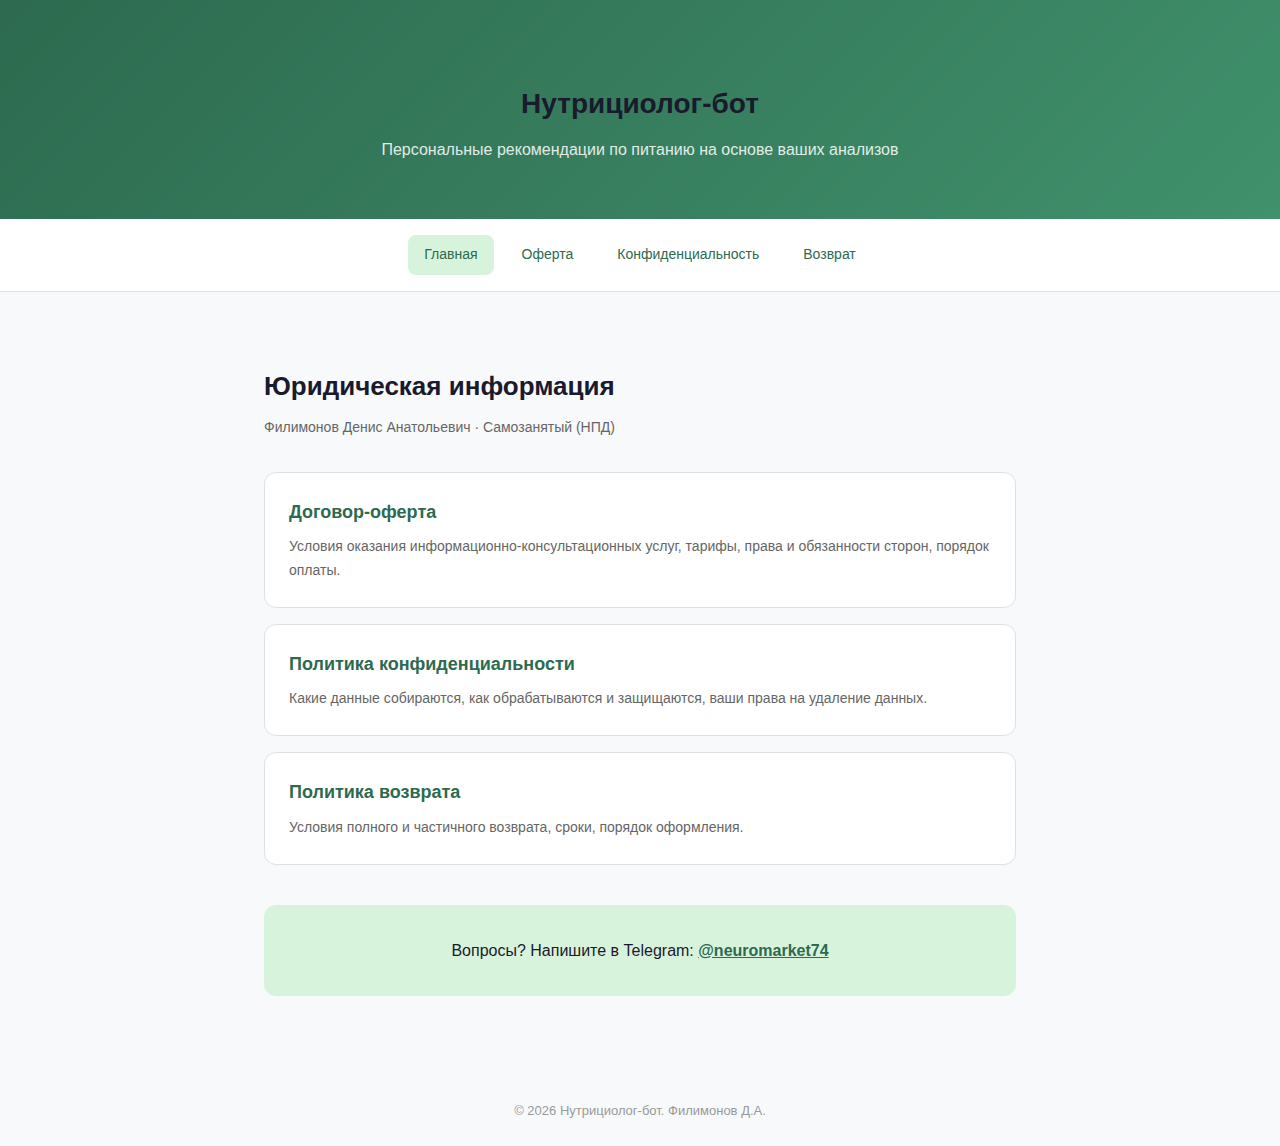
<file: index.html>
<!DOCTYPE html>
<html lang="ru">
<head>
  <meta charset="UTF-8">
  <meta name="viewport" content="width=device-width, initial-scale=1.0">
  <title>Нутрициолог-бот — Юридическая информация</title>
  <link rel="stylesheet" href="style.css">
</head>
<body>

<div class="header">
  <h1>Нутрициолог-бот</h1>
  <p>Персональные рекомендации по питанию на основе ваших анализов</p>
</div>

<nav class="nav">
  <a href="index.html" class="active">Главная</a>
  <a href="oferta.html">Оферта</a>
  <a href="privacy.html">Конфиденциальность</a>
  <a href="refund.html">Возврат</a>
</nav>

<div class="container">
  <h1>Юридическая информация</h1>
  <p class="meta">Филимонов Денис Анатольевич · Самозанятый (НПД)</p>

  <div class="cards">
    <a href="oferta.html" class="card">
      <h3>Договор-оферта</h3>
      <p>Условия оказания информационно-консультационных услуг, тарифы, права и обязанности сторон, порядок оплаты.</p>
    </a>
    <a href="privacy.html" class="card">
      <h3>Политика конфиденциальности</h3>
      <p>Какие данные собираются, как обрабатываются и защищаются, ваши права на удаление данных.</p>
    </a>
    <a href="refund.html" class="card">
      <h3>Политика возврата</h3>
      <p>Условия полного и частичного возврата, сроки, порядок оформления.</p>
    </a>
  </div>

  <div class="contact">
    <p>Вопросы? Напишите в Telegram: <a href="https://t.me/neuromarket74">@neuromarket74</a></p>
  </div>
</div>

<footer>&copy; 2026 Нутрициолог-бот. Филимонов Д.А.</footer>

</body>
</html>
</file>
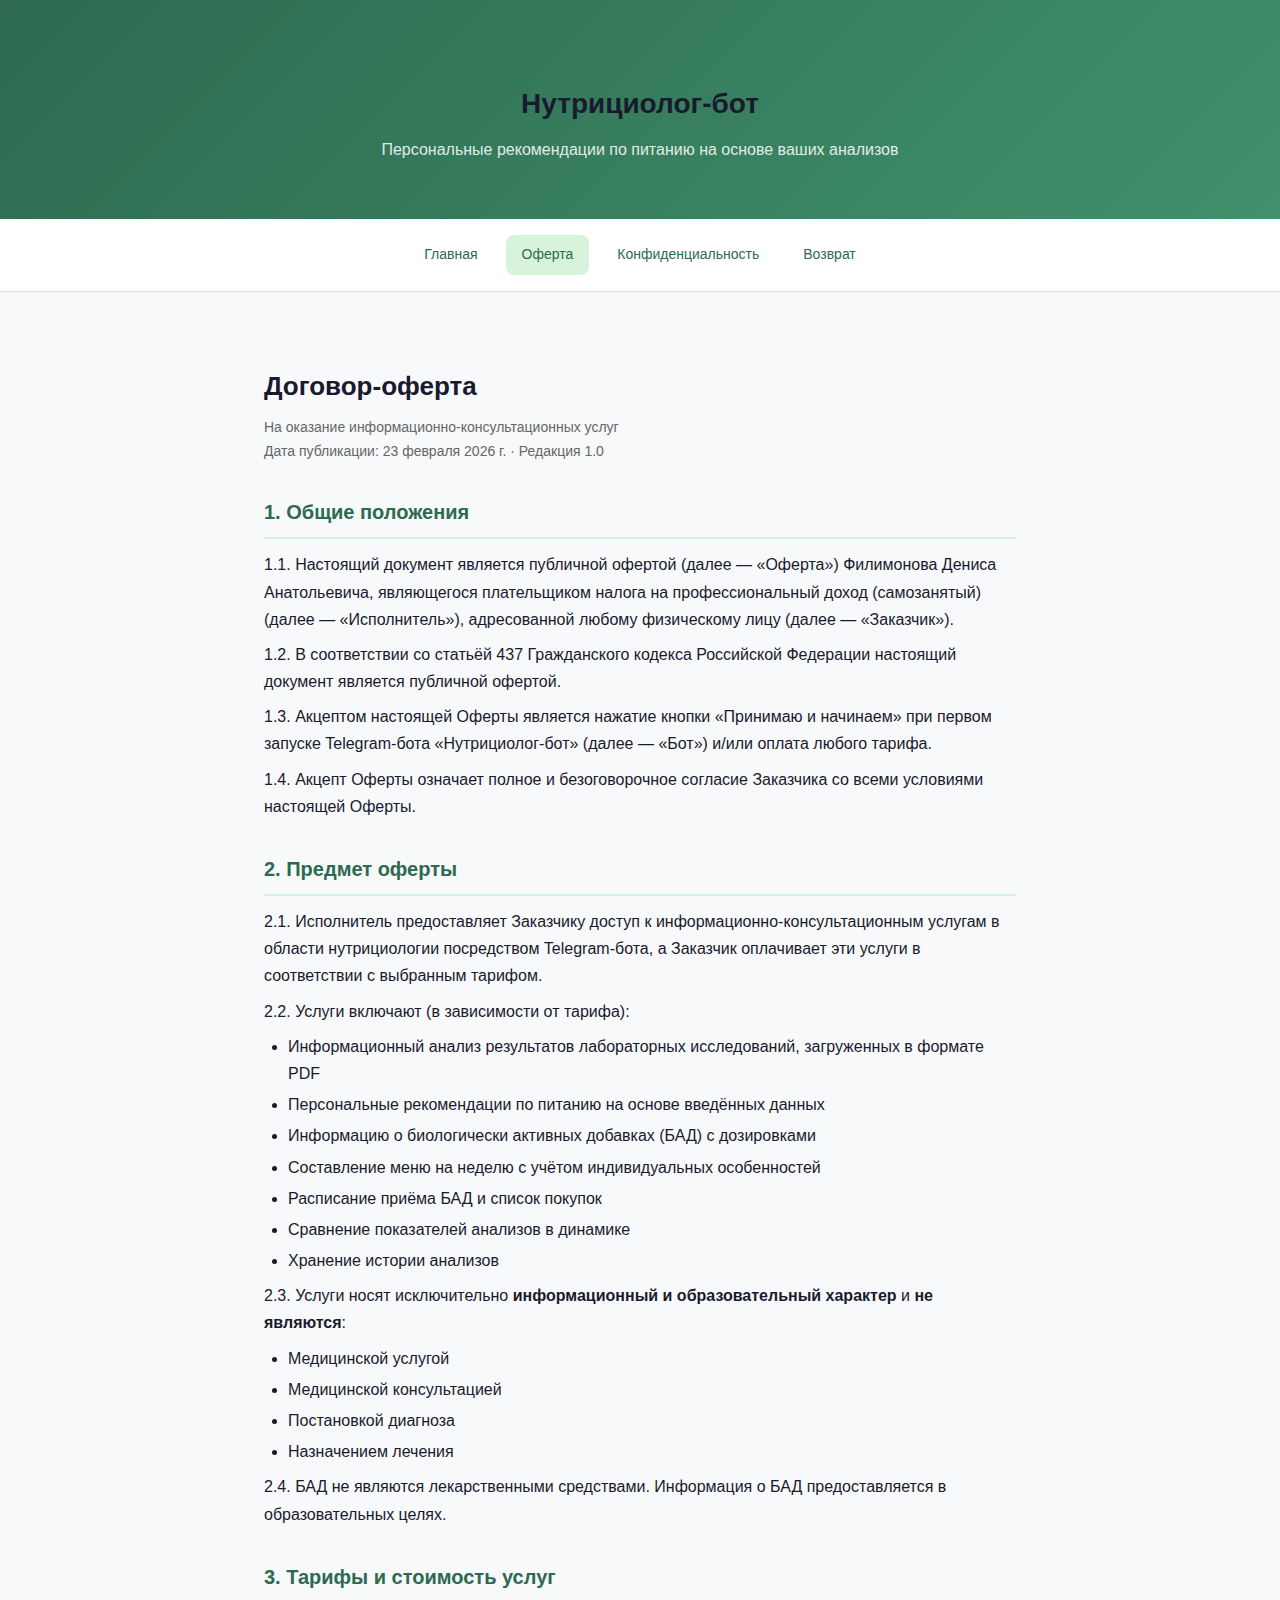
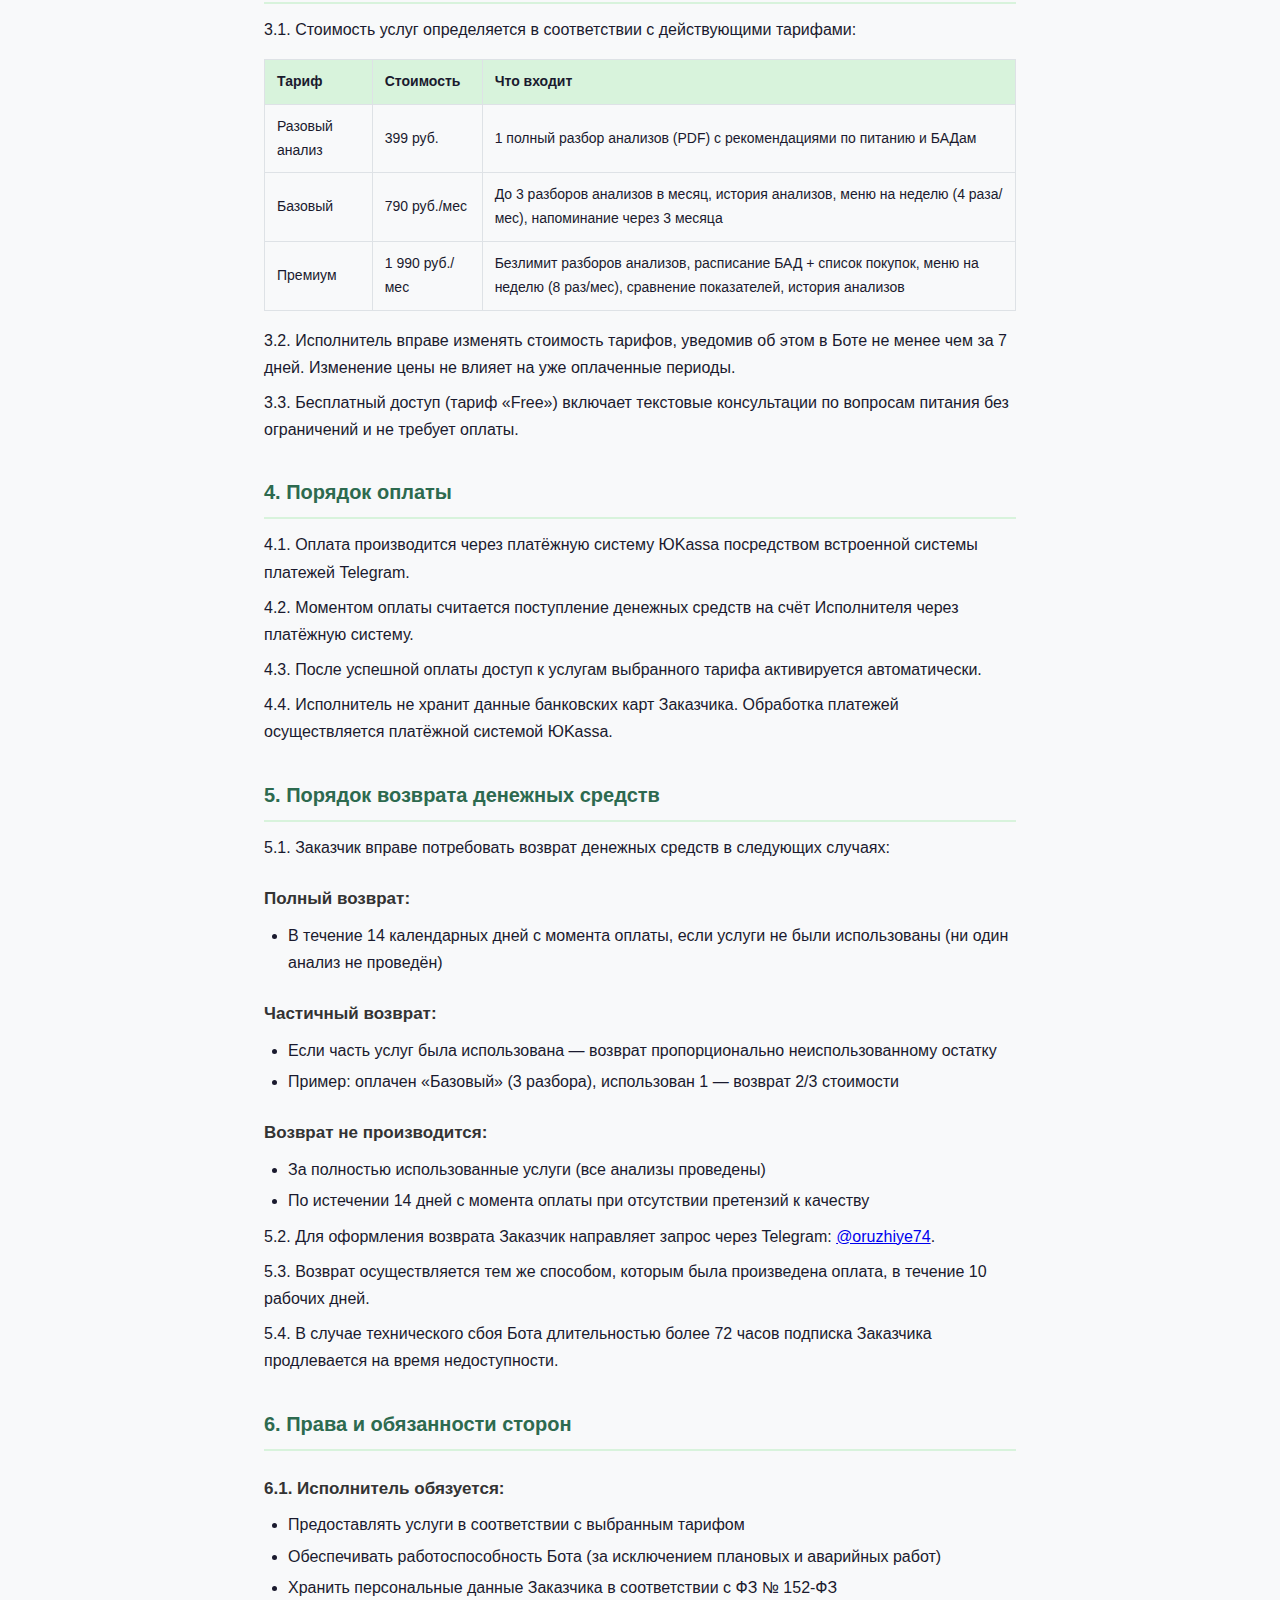
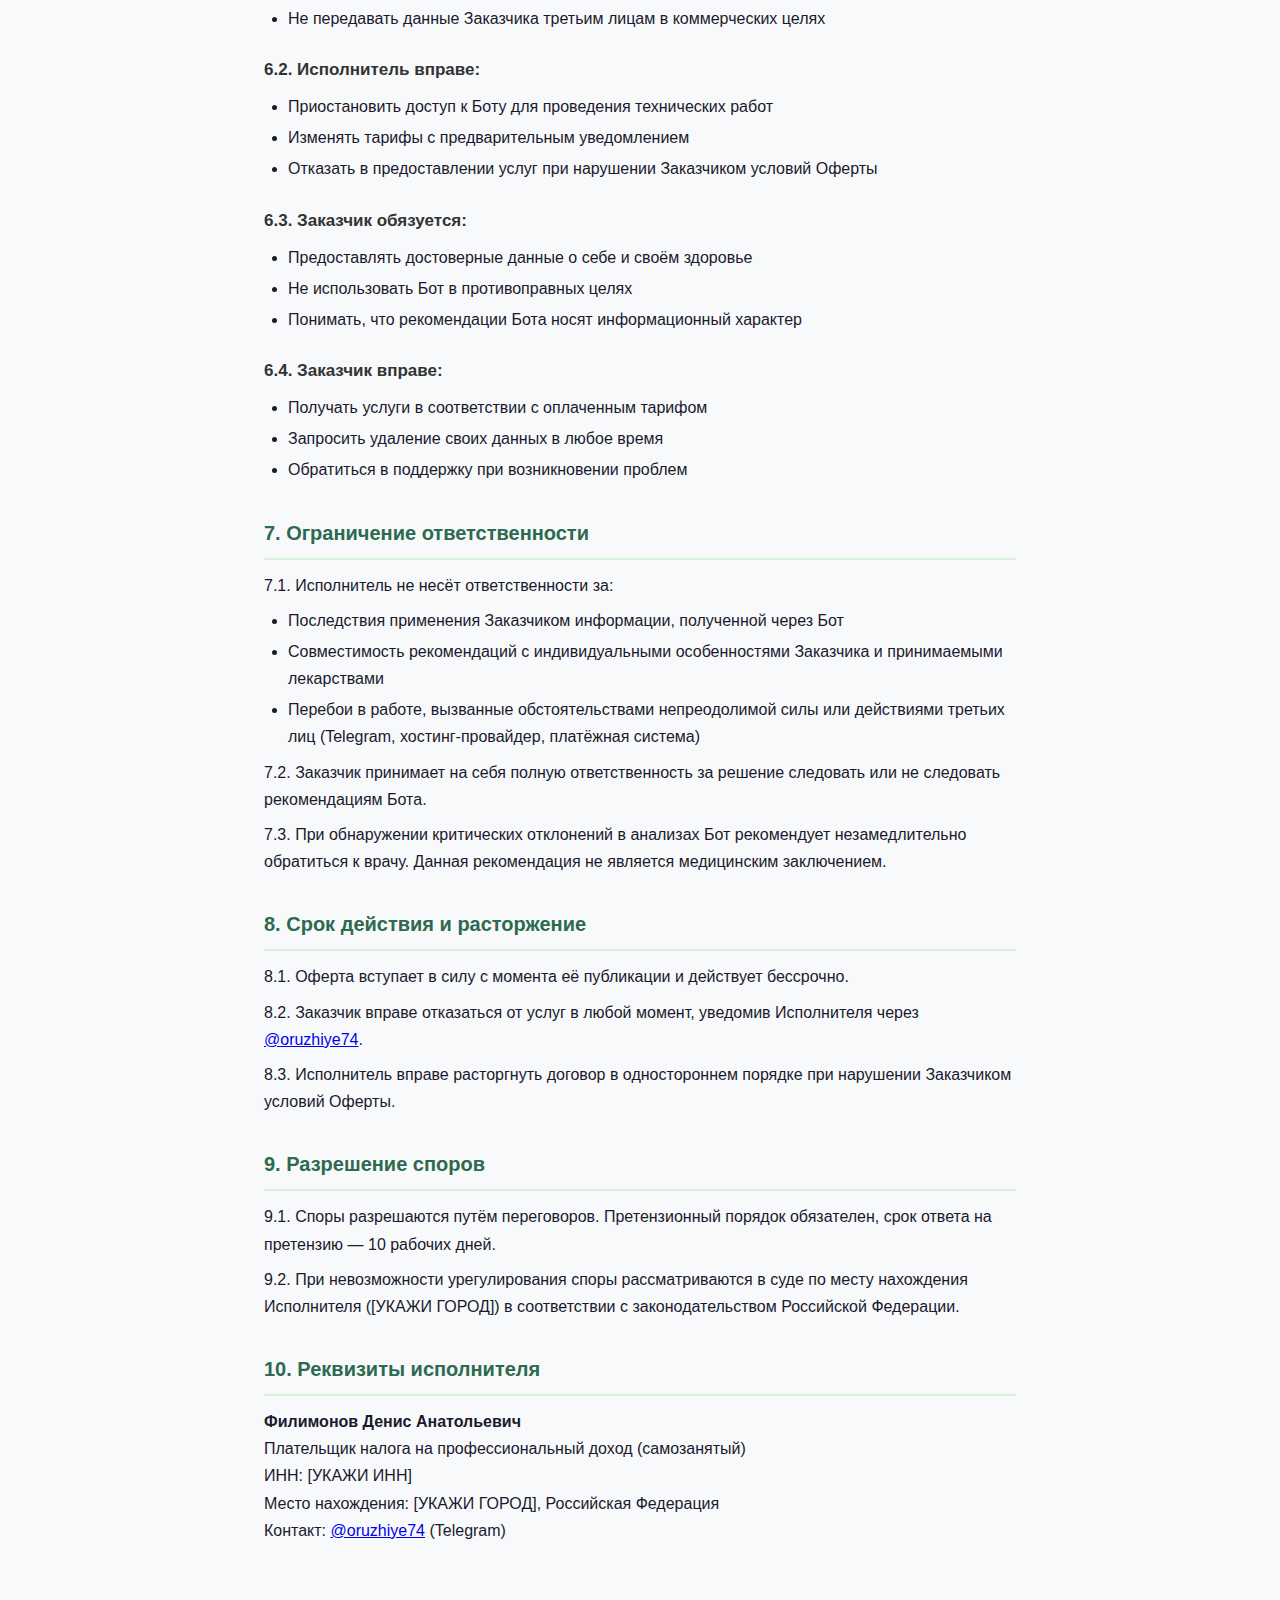
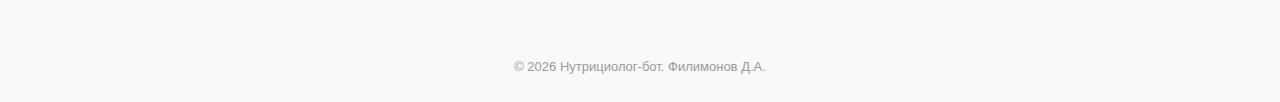
<file: oferta.html>
<!DOCTYPE html>
<html lang="ru">
<head>
  <meta charset="UTF-8">
  <meta name="viewport" content="width=device-width, initial-scale=1.0">
  <title>Договор-оферта — Нутрициолог-бот</title>
  <link rel="stylesheet" href="style.css">
</head>
<body>

<div class="header">
  <h1>Нутрициолог-бот</h1>
  <p>Персональные рекомендации по питанию на основе ваших анализов</p>
</div>

<nav class="nav">
  <a href="index.html">Главная</a>
  <a href="oferta.html" class="active">Оферта</a>
  <a href="privacy.html">Конфиденциальность</a>
  <a href="refund.html">Возврат</a>
</nav>

<div class="container">

<h1>Договор-оферта</h1>
<p class="meta">На оказание информационно-консультационных услуг<br>Дата публикации: 23 февраля 2026 г. · Редакция 1.0</p>

<h2>1. Общие положения</h2>
<p>1.1. Настоящий документ является публичной офертой (далее — «Оферта») Филимонова Дениса Анатольевича, являющегося плательщиком налога на профессиональный доход (самозанятый) (далее — «Исполнитель»), адресованной любому физическому лицу (далее — «Заказчик»).</p>
<p>1.2. В соответствии со статьёй 437 Гражданского кодекса Российской Федерации настоящий документ является публичной офертой.</p>
<p>1.3. Акцептом настоящей Оферты является нажатие кнопки «Принимаю и начинаем» при первом запуске Telegram-бота «Нутрициолог-бот» (далее — «Бот») и/или оплата любого тарифа.</p>
<p>1.4. Акцепт Оферты означает полное и безоговорочное согласие Заказчика со всеми условиями настоящей Оферты.</p>

<h2>2. Предмет оферты</h2>
<p>2.1. Исполнитель предоставляет Заказчику доступ к информационно-консультационным услугам в области нутрициологии посредством Telegram-бота, а Заказчик оплачивает эти услуги в соответствии с выбранным тарифом.</p>
<p>2.2. Услуги включают (в зависимости от тарифа):</p>
<ul>
  <li>Информационный анализ результатов лабораторных исследований, загруженных в формате PDF</li>
  <li>Персональные рекомендации по питанию на основе введённых данных</li>
  <li>Информацию о биологически активных добавках (БАД) с дозировками</li>
  <li>Составление меню на неделю с учётом индивидуальных особенностей</li>
  <li>Расписание приёма БАД и список покупок</li>
  <li>Сравнение показателей анализов в динамике</li>
  <li>Хранение истории анализов</li>
</ul>
<p>2.3. Услуги носят исключительно <strong>информационный и образовательный характер</strong> и <strong>не являются</strong>:</p>
<ul>
  <li>Медицинской услугой</li>
  <li>Медицинской консультацией</li>
  <li>Постановкой диагноза</li>
  <li>Назначением лечения</li>
</ul>
<p>2.4. БАД не являются лекарственными средствами. Информация о БАД предоставляется в образовательных целях.</p>

<h2>3. Тарифы и стоимость услуг</h2>
<p>3.1. Стоимость услуг определяется в соответствии с действующими тарифами:</p>
<table>
  <tr><th>Тариф</th><th>Стоимость</th><th>Что входит</th></tr>
  <tr><td>Разовый анализ</td><td>399 руб.</td><td>1 полный разбор анализов (PDF) с рекомендациями по питанию и БАДам</td></tr>
  <tr><td>Базовый</td><td>790 руб./мес</td><td>До 3 разборов анализов в месяц, история анализов, меню на неделю (4 раза/мес), напоминание через 3 месяца</td></tr>
  <tr><td>Премиум</td><td>1 990 руб./мес</td><td>Безлимит разборов анализов, расписание БАД + список покупок, меню на неделю (8 раз/мес), сравнение показателей, история анализов</td></tr>
</table>
<p>3.2. Исполнитель вправе изменять стоимость тарифов, уведомив об этом в Боте не менее чем за 7 дней. Изменение цены не влияет на уже оплаченные периоды.</p>
<p>3.3. Бесплатный доступ (тариф «Free») включает текстовые консультации по вопросам питания без ограничений и не требует оплаты.</p>

<h2>4. Порядок оплаты</h2>
<p>4.1. Оплата производится через платёжную систему ЮKassa посредством встроенной системы платежей Telegram.</p>
<p>4.2. Моментом оплаты считается поступление денежных средств на счёт Исполнителя через платёжную систему.</p>
<p>4.3. После успешной оплаты доступ к услугам выбранного тарифа активируется автоматически.</p>
<p>4.4. Исполнитель не хранит данные банковских карт Заказчика. Обработка платежей осуществляется платёжной системой ЮKassa.</p>

<h2>5. Порядок возврата денежных средств</h2>
<p>5.1. Заказчик вправе потребовать возврат денежных средств в следующих случаях:</p>
<h3>Полный возврат:</h3>
<ul>
  <li>В течение 14 календарных дней с момента оплаты, если услуги не были использованы (ни один анализ не проведён)</li>
</ul>
<h3>Частичный возврат:</h3>
<ul>
  <li>Если часть услуг была использована — возврат пропорционально неиспользованному остатку</li>
  <li>Пример: оплачен «Базовый» (3 разбора), использован 1 — возврат 2/3 стоимости</li>
</ul>
<h3>Возврат не производится:</h3>
<ul>
  <li>За полностью использованные услуги (все анализы проведены)</li>
  <li>По истечении 14 дней с момента оплаты при отсутствии претензий к качеству</li>
</ul>
<p>5.2. Для оформления возврата Заказчик направляет запрос через Telegram: <a href="https://t.me/oruzhiye74">@oruzhiye74</a>.</p>
<p>5.3. Возврат осуществляется тем же способом, которым была произведена оплата, в течение 10 рабочих дней.</p>
<p>5.4. В случае технического сбоя Бота длительностью более 72 часов подписка Заказчика продлевается на время недоступности.</p>

<h2>6. Права и обязанности сторон</h2>
<h3>6.1. Исполнитель обязуется:</h3>
<ul>
  <li>Предоставлять услуги в соответствии с выбранным тарифом</li>
  <li>Обеспечивать работоспособность Бота (за исключением плановых и аварийных работ)</li>
  <li>Хранить персональные данные Заказчика в соответствии с ФЗ № 152-ФЗ</li>
  <li>Не передавать данные Заказчика третьим лицам в коммерческих целях</li>
</ul>
<h3>6.2. Исполнитель вправе:</h3>
<ul>
  <li>Приостановить доступ к Боту для проведения технических работ</li>
  <li>Изменять тарифы с предварительным уведомлением</li>
  <li>Отказать в предоставлении услуг при нарушении Заказчиком условий Оферты</li>
</ul>
<h3>6.3. Заказчик обязуется:</h3>
<ul>
  <li>Предоставлять достоверные данные о себе и своём здоровье</li>
  <li>Не использовать Бот в противоправных целях</li>
  <li>Понимать, что рекомендации Бота носят информационный характер</li>
</ul>
<h3>6.4. Заказчик вправе:</h3>
<ul>
  <li>Получать услуги в соответствии с оплаченным тарифом</li>
  <li>Запросить удаление своих данных в любое время</li>
  <li>Обратиться в поддержку при возникновении проблем</li>
</ul>

<h2>7. Ограничение ответственности</h2>
<p>7.1. Исполнитель не несёт ответственности за:</p>
<ul>
  <li>Последствия применения Заказчиком информации, полученной через Бот</li>
  <li>Совместимость рекомендаций с индивидуальными особенностями Заказчика и принимаемыми лекарствами</li>
  <li>Перебои в работе, вызванные обстоятельствами непреодолимой силы или действиями третьих лиц (Telegram, хостинг-провайдер, платёжная система)</li>
</ul>
<p>7.2. Заказчик принимает на себя полную ответственность за решение следовать или не следовать рекомендациям Бота.</p>
<p>7.3. При обнаружении критических отклонений в анализах Бот рекомендует незамедлительно обратиться к врачу. Данная рекомендация не является медицинским заключением.</p>

<h2>8. Срок действия и расторжение</h2>
<p>8.1. Оферта вступает в силу с момента её публикации и действует бессрочно.</p>
<p>8.2. Заказчик вправе отказаться от услуг в любой момент, уведомив Исполнителя через <a href="https://t.me/oruzhiye74">@oruzhiye74</a>.</p>
<p>8.3. Исполнитель вправе расторгнуть договор в одностороннем порядке при нарушении Заказчиком условий Оферты.</p>

<h2>9. Разрешение споров</h2>
<p>9.1. Споры разрешаются путём переговоров. Претензионный порядок обязателен, срок ответа на претензию — 10 рабочих дней.</p>
<p>9.2. При невозможности урегулирования споры рассматриваются в суде по месту нахождения Исполнителя ([УКАЖИ ГОРОД]) в соответствии с законодательством Российской Федерации.</p>

<h2>10. Реквизиты исполнителя</h2>
<p><strong>Филимонов Денис Анатольевич</strong><br>
Плательщик налога на профессиональный доход (самозанятый)<br>
ИНН: [УКАЖИ ИНН]<br>
Место нахождения: [УКАЖИ ГОРОД], Российская Федерация<br>
Контакт: <a href="https://t.me/oruzhiye74">@oruzhiye74</a> (Telegram)</p>

</div>

<footer>&copy; 2026 Нутрициолог-бот. Филимонов Д.А.</footer>

</body>
</html>
</file>
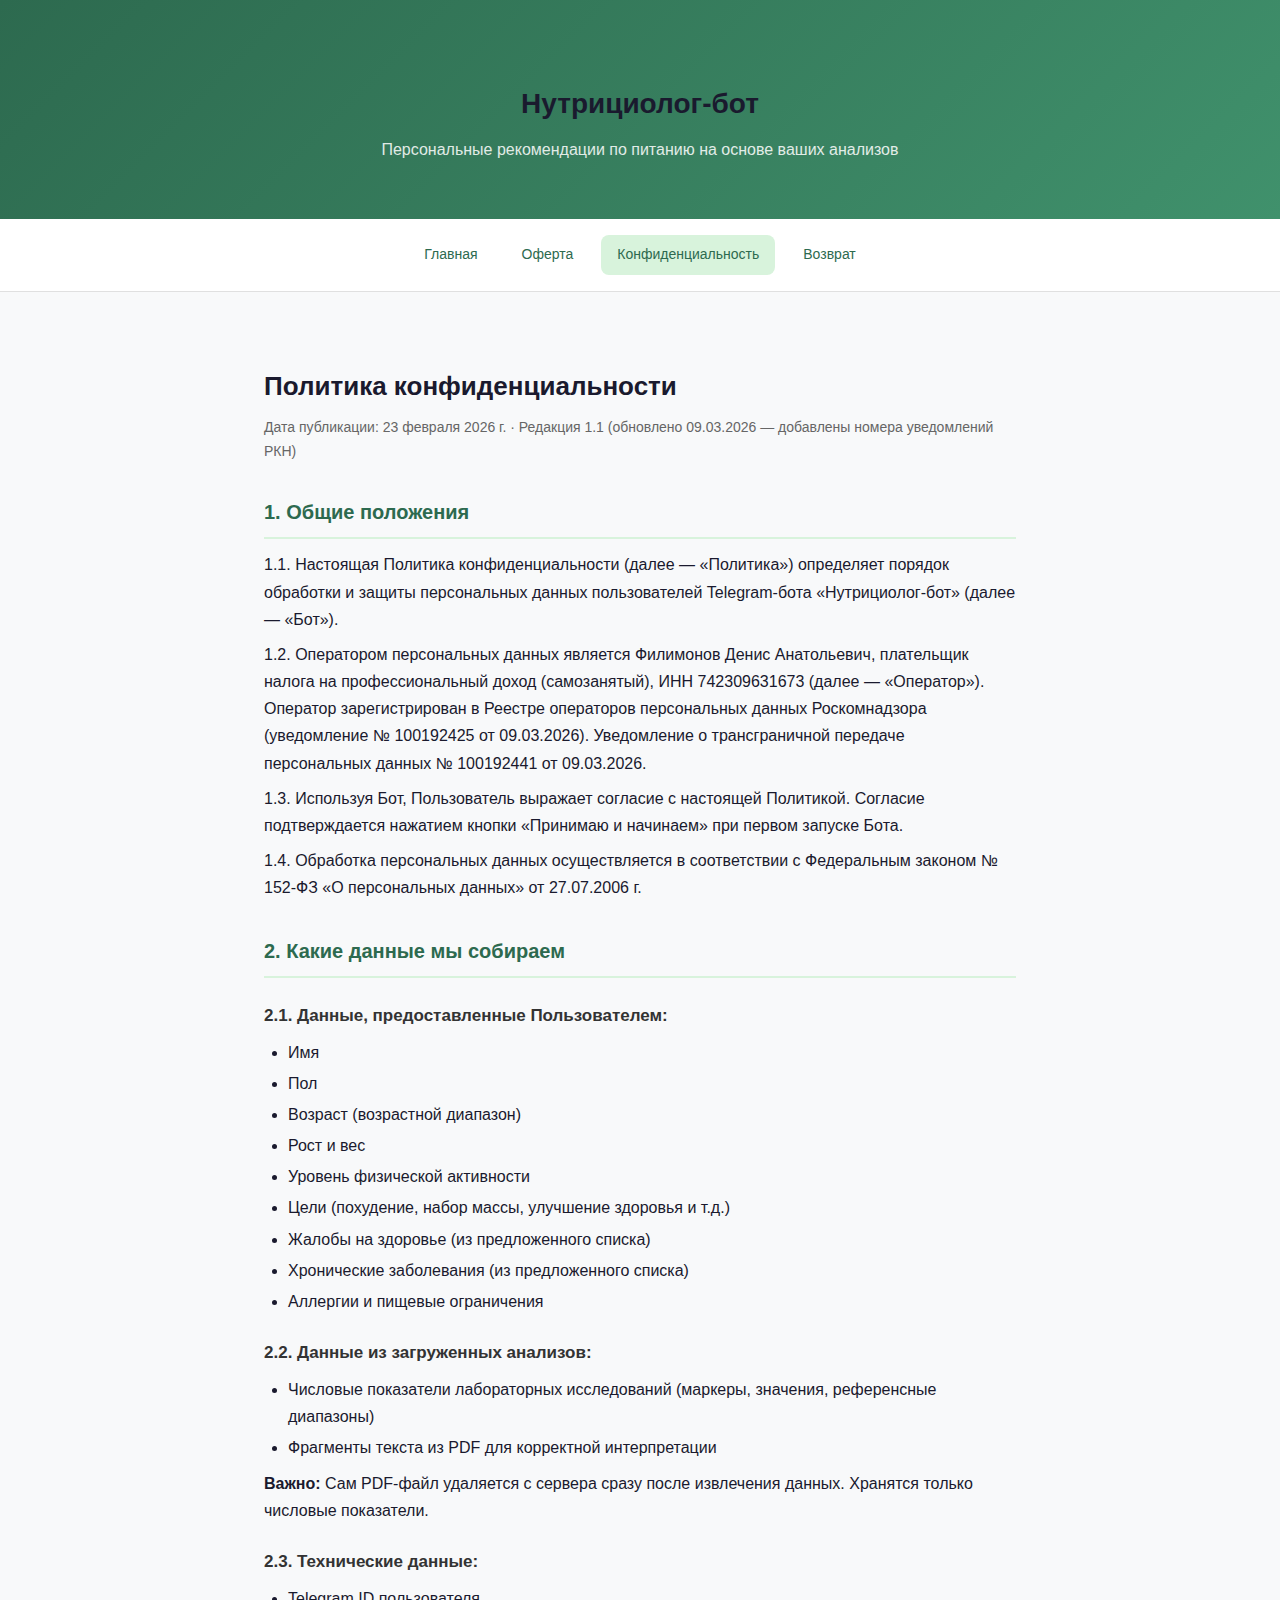
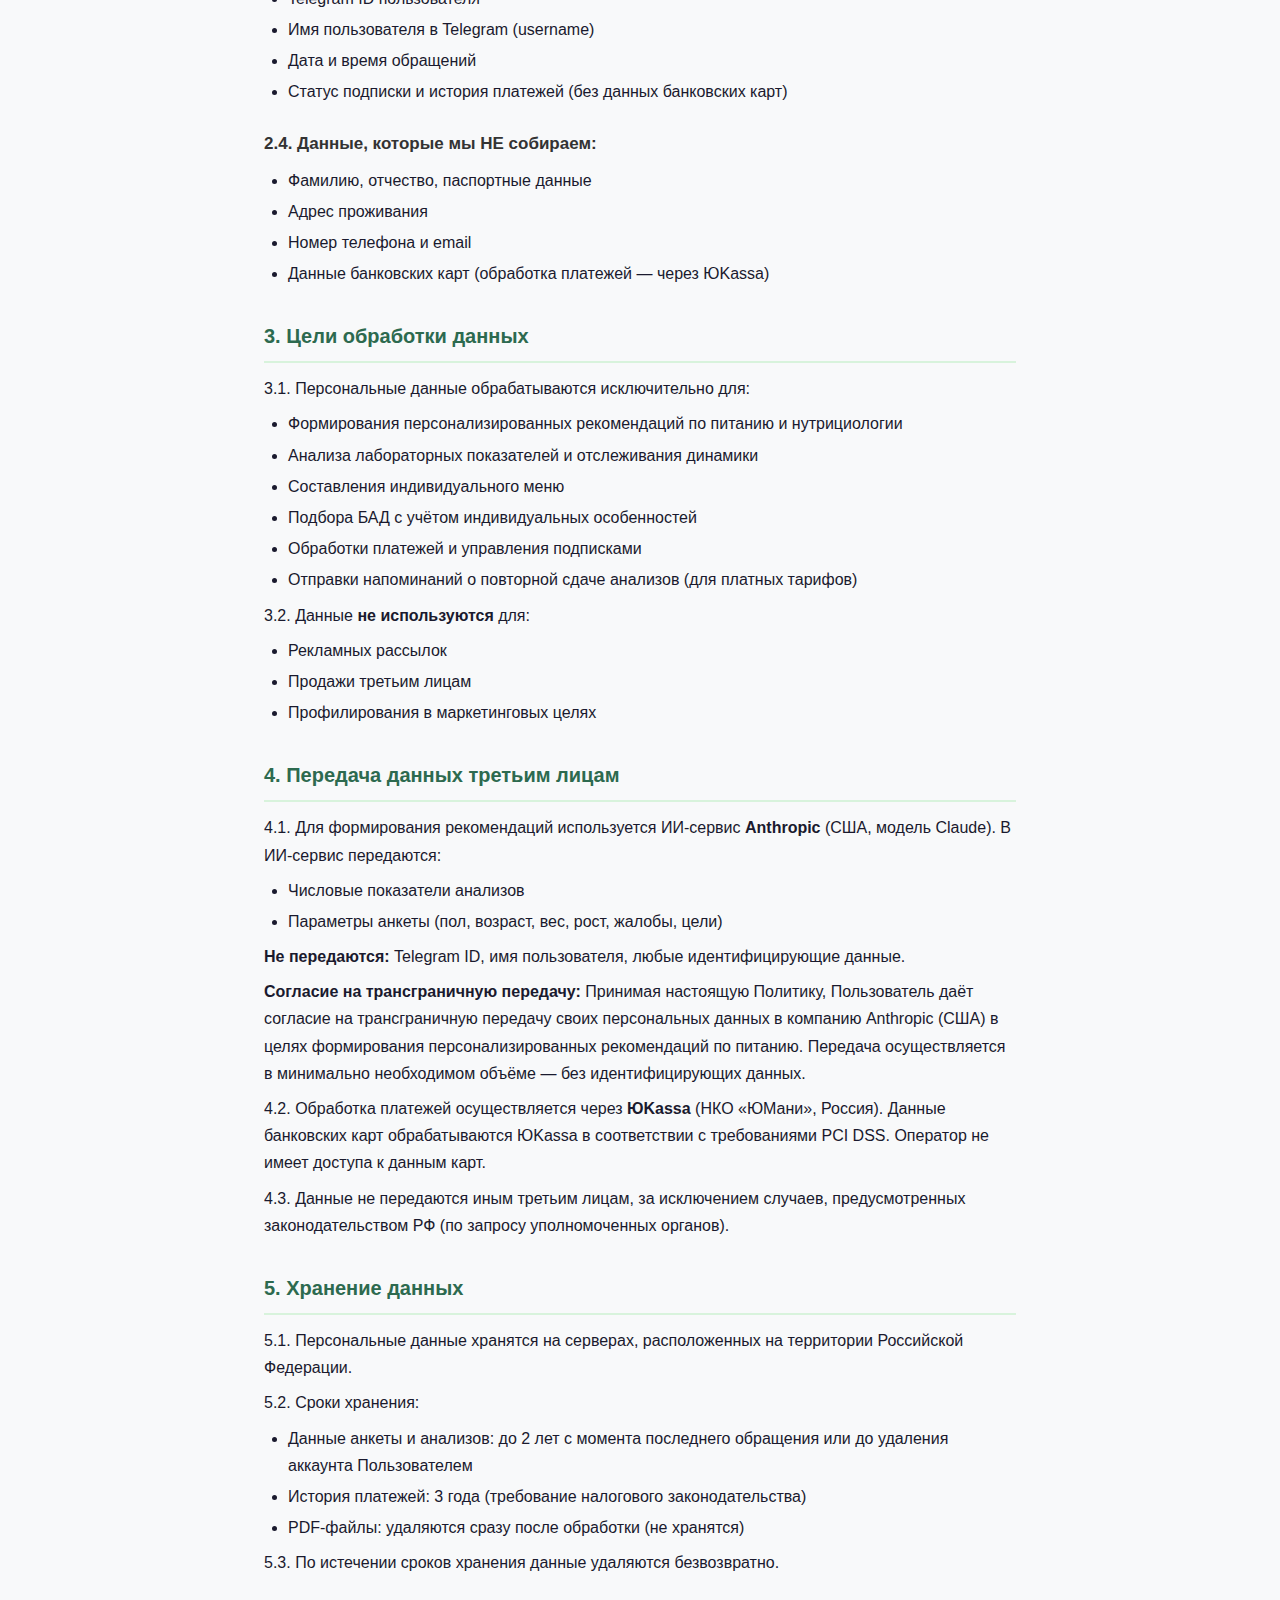
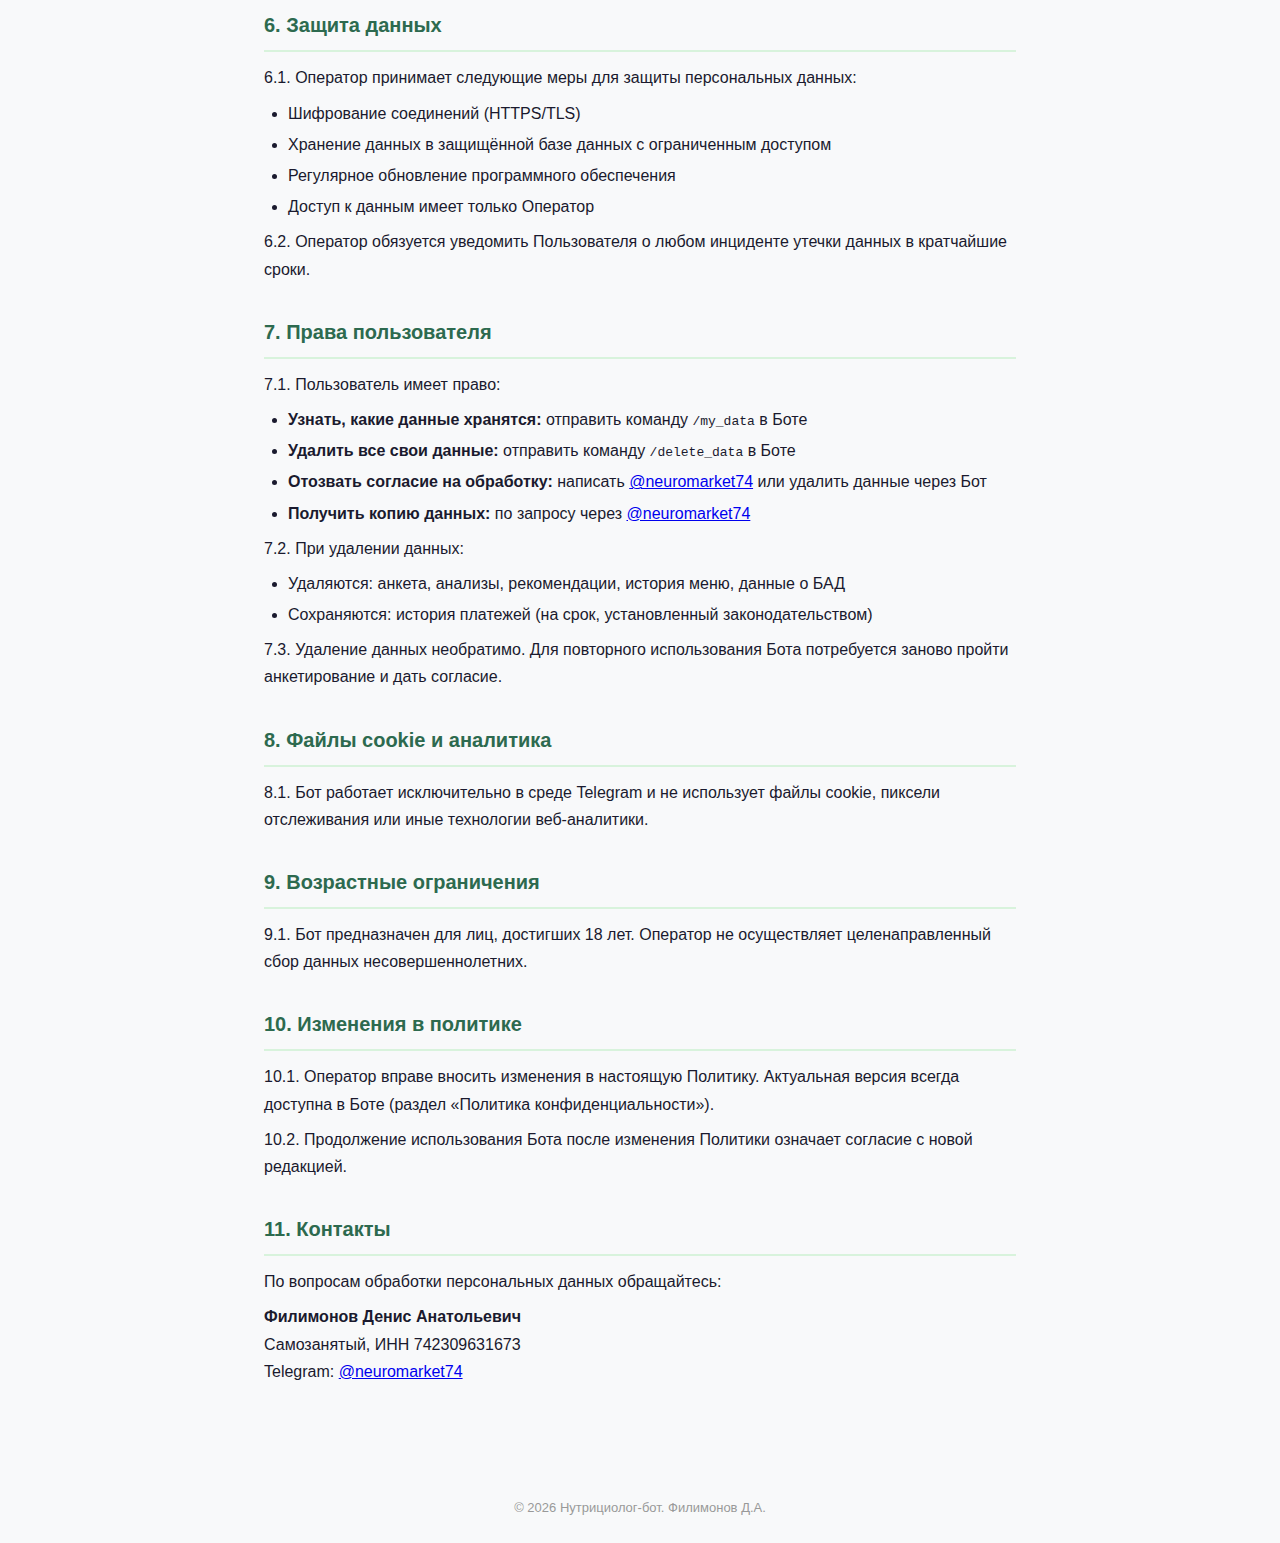
<file: privacy.html>
<!DOCTYPE html>
<html lang="ru">
<head>
  <meta charset="UTF-8">
  <meta name="viewport" content="width=device-width, initial-scale=1.0">
  <title>Политика конфиденциальности — Нутрициолог-бот</title>
  <link rel="stylesheet" href="style.css">
</head>
<body>

<div class="header">
  <h1>Нутрициолог-бот</h1>
  <p>Персональные рекомендации по питанию на основе ваших анализов</p>
</div>

<nav class="nav">
  <a href="index.html">Главная</a>
  <a href="oferta.html">Оферта</a>
  <a href="privacy.html" class="active">Конфиденциальность</a>
  <a href="refund.html">Возврат</a>
</nav>

<div class="container">

<h1>Политика конфиденциальности</h1>
<p class="meta">Дата публикации: 23 февраля 2026 г. · Редакция 1.1 (обновлено 09.03.2026 — добавлены номера уведомлений РКН)</p>

<h2>1. Общие положения</h2>
<p>1.1. Настоящая Политика конфиденциальности (далее — «Политика») определяет порядок обработки и защиты персональных данных пользователей Telegram-бота «Нутрициолог-бот» (далее — «Бот»).</p>
<p>1.2. Оператором персональных данных является Филимонов Денис Анатольевич, плательщик налога на профессиональный доход (самозанятый), ИНН 742309631673 (далее — «Оператор»). Оператор зарегистрирован в Реестре операторов персональных данных Роскомнадзора (уведомление № 100192425 от 09.03.2026). Уведомление о трансграничной передаче персональных данных № 100192441 от 09.03.2026.</p>
<p>1.3. Используя Бот, Пользователь выражает согласие с настоящей Политикой. Согласие подтверждается нажатием кнопки «Принимаю и начинаем» при первом запуске Бота.</p>
<p>1.4. Обработка персональных данных осуществляется в соответствии с Федеральным законом № 152-ФЗ «О персональных данных» от 27.07.2006 г.</p>

<h2>2. Какие данные мы собираем</h2>

<h3>2.1. Данные, предоставленные Пользователем:</h3>
<ul>
  <li>Имя</li>
  <li>Пол</li>
  <li>Возраст (возрастной диапазон)</li>
  <li>Рост и вес</li>
  <li>Уровень физической активности</li>
  <li>Цели (похудение, набор массы, улучшение здоровья и т.д.)</li>
  <li>Жалобы на здоровье (из предложенного списка)</li>
  <li>Хронические заболевания (из предложенного списка)</li>
  <li>Аллергии и пищевые ограничения</li>
</ul>

<h3>2.2. Данные из загруженных анализов:</h3>
<ul>
  <li>Числовые показатели лабораторных исследований (маркеры, значения, референсные диапазоны)</li>
  <li>Фрагменты текста из PDF для корректной интерпретации</li>
</ul>
<p><strong>Важно:</strong> Сам PDF-файл удаляется с сервера сразу после извлечения данных. Хранятся только числовые показатели.</p>

<h3>2.3. Технические данные:</h3>
<ul>
  <li>Telegram ID пользователя</li>
  <li>Имя пользователя в Telegram (username)</li>
  <li>Дата и время обращений</li>
  <li>Статус подписки и история платежей (без данных банковских карт)</li>
</ul>

<h3>2.4. Данные, которые мы НЕ собираем:</h3>
<ul>
  <li>Фамилию, отчество, паспортные данные</li>
  <li>Адрес проживания</li>
  <li>Номер телефона и email</li>
  <li>Данные банковских карт (обработка платежей — через ЮKassa)</li>
</ul>

<h2>3. Цели обработки данных</h2>
<p>3.1. Персональные данные обрабатываются исключительно для:</p>
<ul>
  <li>Формирования персонализированных рекомендаций по питанию и нутрициологии</li>
  <li>Анализа лабораторных показателей и отслеживания динамики</li>
  <li>Составления индивидуального меню</li>
  <li>Подбора БАД с учётом индивидуальных особенностей</li>
  <li>Обработки платежей и управления подписками</li>
  <li>Отправки напоминаний о повторной сдаче анализов (для платных тарифов)</li>
</ul>
<p>3.2. Данные <strong>не используются</strong> для:</p>
<ul>
  <li>Рекламных рассылок</li>
  <li>Продажи третьим лицам</li>
  <li>Профилирования в маркетинговых целях</li>
</ul>

<h2>4. Передача данных третьим лицам</h2>
<p>4.1. Для формирования рекомендаций используется ИИ-сервис <strong>Anthropic</strong> (США, модель Claude). В ИИ-сервис передаются:</p>
<ul>
  <li>Числовые показатели анализов</li>
  <li>Параметры анкеты (пол, возраст, вес, рост, жалобы, цели)</li>
</ul>
<p><strong>Не передаются:</strong> Telegram ID, имя пользователя, любые идентифицирующие данные.</p>
<p><strong>Согласие на трансграничную передачу:</strong> Принимая настоящую Политику, Пользователь даёт согласие на трансграничную передачу своих персональных данных в компанию Anthropic (США) в целях формирования персонализированных рекомендаций по питанию. Передача осуществляется в минимально необходимом объёме — без идентифицирующих данных.</p>
<p>4.2. Обработка платежей осуществляется через <strong>ЮKassa</strong> (НКО «ЮМани», Россия). Данные банковских карт обрабатываются ЮKassa в соответствии с требованиями PCI DSS. Оператор не имеет доступа к данным карт.</p>
<p>4.3. Данные не передаются иным третьим лицам, за исключением случаев, предусмотренных законодательством РФ (по запросу уполномоченных органов).</p>

<h2>5. Хранение данных</h2>
<p>5.1. Персональные данные хранятся на серверах, расположенных на территории Российской Федерации.</p>
<p>5.2. Сроки хранения:</p>
<ul>
  <li>Данные анкеты и анализов: до 2 лет с момента последнего обращения или до удаления аккаунта Пользователем</li>
  <li>История платежей: 3 года (требование налогового законодательства)</li>
  <li>PDF-файлы: удаляются сразу после обработки (не хранятся)</li>
</ul>
<p>5.3. По истечении сроков хранения данные удаляются безвозвратно.</p>

<h2>6. Защита данных</h2>
<p>6.1. Оператор принимает следующие меры для защиты персональных данных:</p>
<ul>
  <li>Шифрование соединений (HTTPS/TLS)</li>
  <li>Хранение данных в защищённой базе данных с ограниченным доступом</li>
  <li>Регулярное обновление программного обеспечения</li>
  <li>Доступ к данным имеет только Оператор</li>
</ul>
<p>6.2. Оператор обязуется уведомить Пользователя о любом инциденте утечки данных в кратчайшие сроки.</p>

<h2>7. Права пользователя</h2>
<p>7.1. Пользователь имеет право:</p>
<ul>
  <li><strong>Узнать, какие данные хранятся:</strong> отправить команду <code>/my_data</code> в Боте</li>
  <li><strong>Удалить все свои данные:</strong> отправить команду <code>/delete_data</code> в Боте</li>
  <li><strong>Отозвать согласие на обработку:</strong> написать <a href="https://t.me/neuromarket74">@neuromarket74</a> или удалить данные через Бот</li>
  <li><strong>Получить копию данных:</strong> по запросу через <a href="https://t.me/neuromarket74">@neuromarket74</a></li>
</ul>
<p>7.2. При удалении данных:</p>
<ul>
  <li>Удаляются: анкета, анализы, рекомендации, история меню, данные о БАД</li>
  <li>Сохраняются: история платежей (на срок, установленный законодательством)</li>
</ul>
<p>7.3. Удаление данных необратимо. Для повторного использования Бота потребуется заново пройти анкетирование и дать согласие.</p>

<h2>8. Файлы cookie и аналитика</h2>
<p>8.1. Бот работает исключительно в среде Telegram и не использует файлы cookie, пиксели отслеживания или иные технологии веб-аналитики.</p>

<h2>9. Возрастные ограничения</h2>
<p>9.1. Бот предназначен для лиц, достигших 18 лет. Оператор не осуществляет целенаправленный сбор данных несовершеннолетних.</p>

<h2>10. Изменения в политике</h2>
<p>10.1. Оператор вправе вносить изменения в настоящую Политику. Актуальная версия всегда доступна в Боте (раздел «Политика конфиденциальности»).</p>
<p>10.2. Продолжение использования Бота после изменения Политики означает согласие с новой редакцией.</p>

<h2>11. Контакты</h2>
<p>По вопросам обработки персональных данных обращайтесь:</p>
<p><strong>Филимонов Денис Анатольевич</strong><br>
Самозанятый, ИНН 742309631673<br>
Telegram: <a href="https://t.me/neuromarket74">@neuromarket74</a></p>

</div>

<footer>&copy; 2026 Нутрициолог-бот. Филимонов Д.А.</footer>

</body>
</html>
</file>
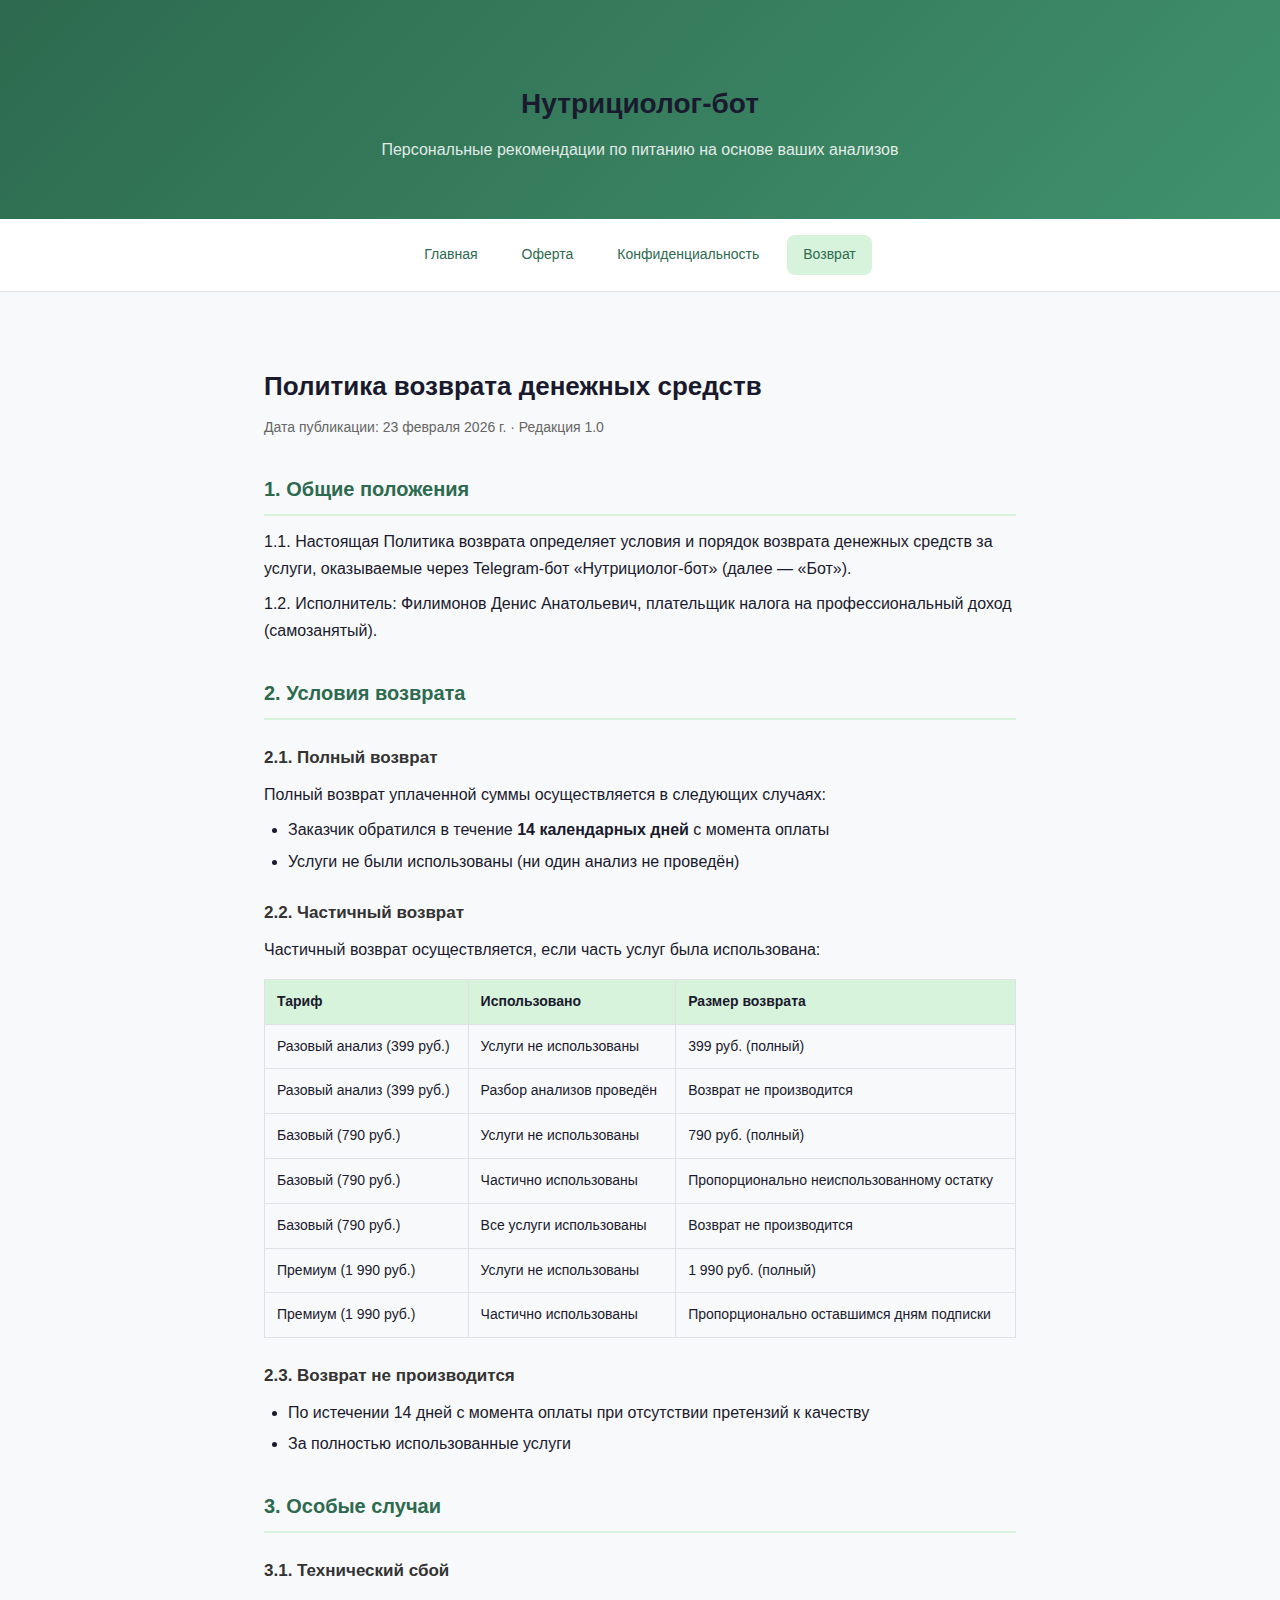
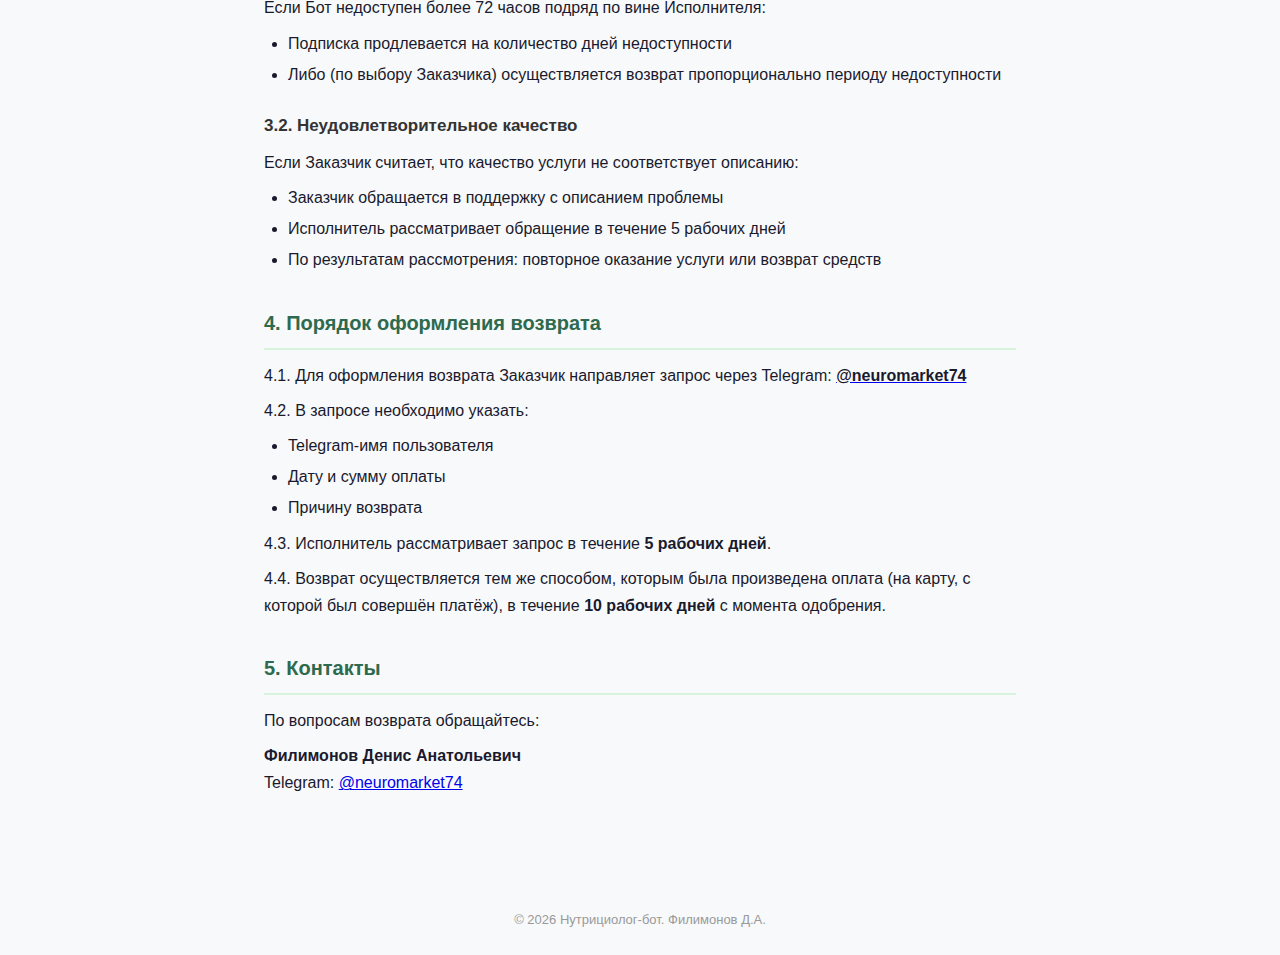
<file: refund.html>
<!DOCTYPE html>
<html lang="ru">
<head>
  <meta charset="UTF-8">
  <meta name="viewport" content="width=device-width, initial-scale=1.0">
  <title>Политика возврата — Нутрициолог-бот</title>
  <link rel="stylesheet" href="style.css">
</head>
<body>

<div class="header">
  <h1>Нутрициолог-бот</h1>
  <p>Персональные рекомендации по питанию на основе ваших анализов</p>
</div>

<nav class="nav">
  <a href="index.html">Главная</a>
  <a href="oferta.html">Оферта</a>
  <a href="privacy.html">Конфиденциальность</a>
  <a href="refund.html" class="active">Возврат</a>
</nav>

<div class="container">

<h1>Политика возврата денежных средств</h1>
<p class="meta">Дата публикации: 23 февраля 2026 г. · Редакция 1.0</p>

<h2>1. Общие положения</h2>
<p>1.1. Настоящая Политика возврата определяет условия и порядок возврата денежных средств за услуги, оказываемые через Telegram-бот «Нутрициолог-бот» (далее — «Бот»).</p>
<p>1.2. Исполнитель: Филимонов Денис Анатольевич, плательщик налога на профессиональный доход (самозанятый).</p>

<h2>2. Условия возврата</h2>

<h3>2.1. Полный возврат</h3>
<p>Полный возврат уплаченной суммы осуществляется в следующих случаях:</p>
<ul>
  <li>Заказчик обратился в течение <strong>14 календарных дней</strong> с момента оплаты</li>
  <li>Услуги не были использованы (ни один анализ не проведён)</li>
</ul>

<h3>2.2. Частичный возврат</h3>
<p>Частичный возврат осуществляется, если часть услуг была использована:</p>
<table>
  <tr><th>Тариф</th><th>Использовано</th><th>Размер возврата</th></tr>
  <tr><td>Разовый анализ (399 руб.)</td><td>Услуги не использованы</td><td>399 руб. (полный)</td></tr>
  <tr><td>Разовый анализ (399 руб.)</td><td>Разбор анализов проведён</td><td>Возврат не производится</td></tr>
  <tr><td>Базовый (790 руб.)</td><td>Услуги не использованы</td><td>790 руб. (полный)</td></tr>
  <tr><td>Базовый (790 руб.)</td><td>Частично использованы</td><td>Пропорционально неиспользованному остатку</td></tr>
  <tr><td>Базовый (790 руб.)</td><td>Все услуги использованы</td><td>Возврат не производится</td></tr>
  <tr><td>Премиум (1 990 руб.)</td><td>Услуги не использованы</td><td>1 990 руб. (полный)</td></tr>
  <tr><td>Премиум (1 990 руб.)</td><td>Частично использованы</td><td>Пропорционально оставшимся дням подписки</td></tr>
</table>

<h3>2.3. Возврат не производится</h3>
<ul>
  <li>По истечении 14 дней с момента оплаты при отсутствии претензий к качеству</li>
  <li>За полностью использованные услуги</li>
</ul>

<h2>3. Особые случаи</h2>

<h3>3.1. Технический сбой</h3>
<p>Если Бот недоступен более 72 часов подряд по вине Исполнителя:</p>
<ul>
  <li>Подписка продлевается на количество дней недоступности</li>
  <li>Либо (по выбору Заказчика) осуществляется возврат пропорционально периоду недоступности</li>
</ul>

<h3>3.2. Неудовлетворительное качество</h3>
<p>Если Заказчик считает, что качество услуги не соответствует описанию:</p>
<ul>
  <li>Заказчик обращается в поддержку с описанием проблемы</li>
  <li>Исполнитель рассматривает обращение в течение 5 рабочих дней</li>
  <li>По результатам рассмотрения: повторное оказание услуги или возврат средств</li>
</ul>

<h2>4. Порядок оформления возврата</h2>
<p>4.1. Для оформления возврата Заказчик направляет запрос через Telegram: <a href="https://t.me/neuromarket74"><strong>@neuromarket74</strong></a></p>
<p>4.2. В запросе необходимо указать:</p>
<ul>
  <li>Telegram-имя пользователя</li>
  <li>Дату и сумму оплаты</li>
  <li>Причину возврата</li>
</ul>
<p>4.3. Исполнитель рассматривает запрос в течение <strong>5 рабочих дней</strong>.</p>
<p>4.4. Возврат осуществляется тем же способом, которым была произведена оплата (на карту, с которой был совершён платёж), в течение <strong>10 рабочих дней</strong> с момента одобрения.</p>

<h2>5. Контакты</h2>
<p>По вопросам возврата обращайтесь:</p>
<p><strong>Филимонов Денис Анатольевич</strong><br>
Telegram: <a href="https://t.me/neuromarket74">@neuromarket74</a></p>

</div>

<footer>&copy; 2026 Нутрициолог-бот. Филимонов Д.А.</footer>

</body>
</html>
</file>
<file: style.css>
* { margin: 0; padding: 0; box-sizing: border-box; }

body {
  font-family: -apple-system, BlinkMacSystemFont, 'Segoe UI', Roboto, sans-serif;
  line-height: 1.7;
  color: #1a1a2e;
  background: #f8f9fa;
}

.container {
  max-width: 800px;
  margin: 0 auto;
  padding: 40px 24px 80px;
}

/* Header */
.header {
  text-align: center;
  padding: 48px 24px;
  background: linear-gradient(135deg, #2d6a4f, #40916c);
  color: #fff;
}
.header h1 { font-size: 28px; margin-bottom: 8px; }
.header p { opacity: 0.85; font-size: 16px; }

/* Navigation */
.nav {
  display: flex;
  justify-content: center;
  gap: 12px;
  padding: 16px 24px;
  background: #fff;
  border-bottom: 1px solid #e0e0e0;
  flex-wrap: wrap;
}
.nav a {
  color: #2d6a4f;
  text-decoration: none;
  padding: 8px 16px;
  border-radius: 8px;
  font-size: 14px;
  font-weight: 500;
  transition: background 0.2s;
}
.nav a:hover, .nav a.active {
  background: #d8f3dc;
}

/* Content */
h1 { font-size: 26px; margin: 32px 0 8px; color: #1a1a2e; }
h2 { font-size: 20px; margin: 32px 0 12px; color: #2d6a4f; border-bottom: 2px solid #d8f3dc; padding-bottom: 8px; }
h3 { font-size: 17px; margin: 24px 0 8px; color: #333; }

p { margin: 8px 0; }
ul, ol { margin: 8px 0 8px 24px; }
li { margin: 4px 0; }
strong { color: #1a1a2e; }

.meta {
  color: #666;
  font-size: 14px;
  margin-bottom: 32px;
}

table {
  width: 100%;
  border-collapse: collapse;
  margin: 16px 0;
  font-size: 14px;
}
th, td {
  padding: 10px 12px;
  border: 1px solid #dee2e6;
  text-align: left;
}
th { background: #d8f3dc; font-weight: 600; }
tr:nth-child(even) { background: #f8f9fa; }

hr { border: none; border-top: 1px solid #e0e0e0; margin: 32px 0; }

/* Index page cards */
.cards {
  display: grid;
  gap: 16px;
  margin: 32px 0;
}
.card {
  display: block;
  padding: 24px;
  background: #fff;
  border-radius: 12px;
  border: 1px solid #e0e0e0;
  text-decoration: none;
  color: inherit;
  transition: box-shadow 0.2s, border-color 0.2s;
}
.card:hover {
  box-shadow: 0 4px 12px rgba(0,0,0,0.08);
  border-color: #40916c;
}
.card h3 { margin: 0 0 8px; color: #2d6a4f; font-size: 18px; }
.card p { color: #666; font-size: 14px; margin: 0; }

.contact {
  margin-top: 40px;
  padding: 24px;
  background: #d8f3dc;
  border-radius: 12px;
  text-align: center;
}
.contact a { color: #2d6a4f; font-weight: 600; }

footer {
  text-align: center;
  padding: 24px;
  color: #999;
  font-size: 13px;
}
</file>
